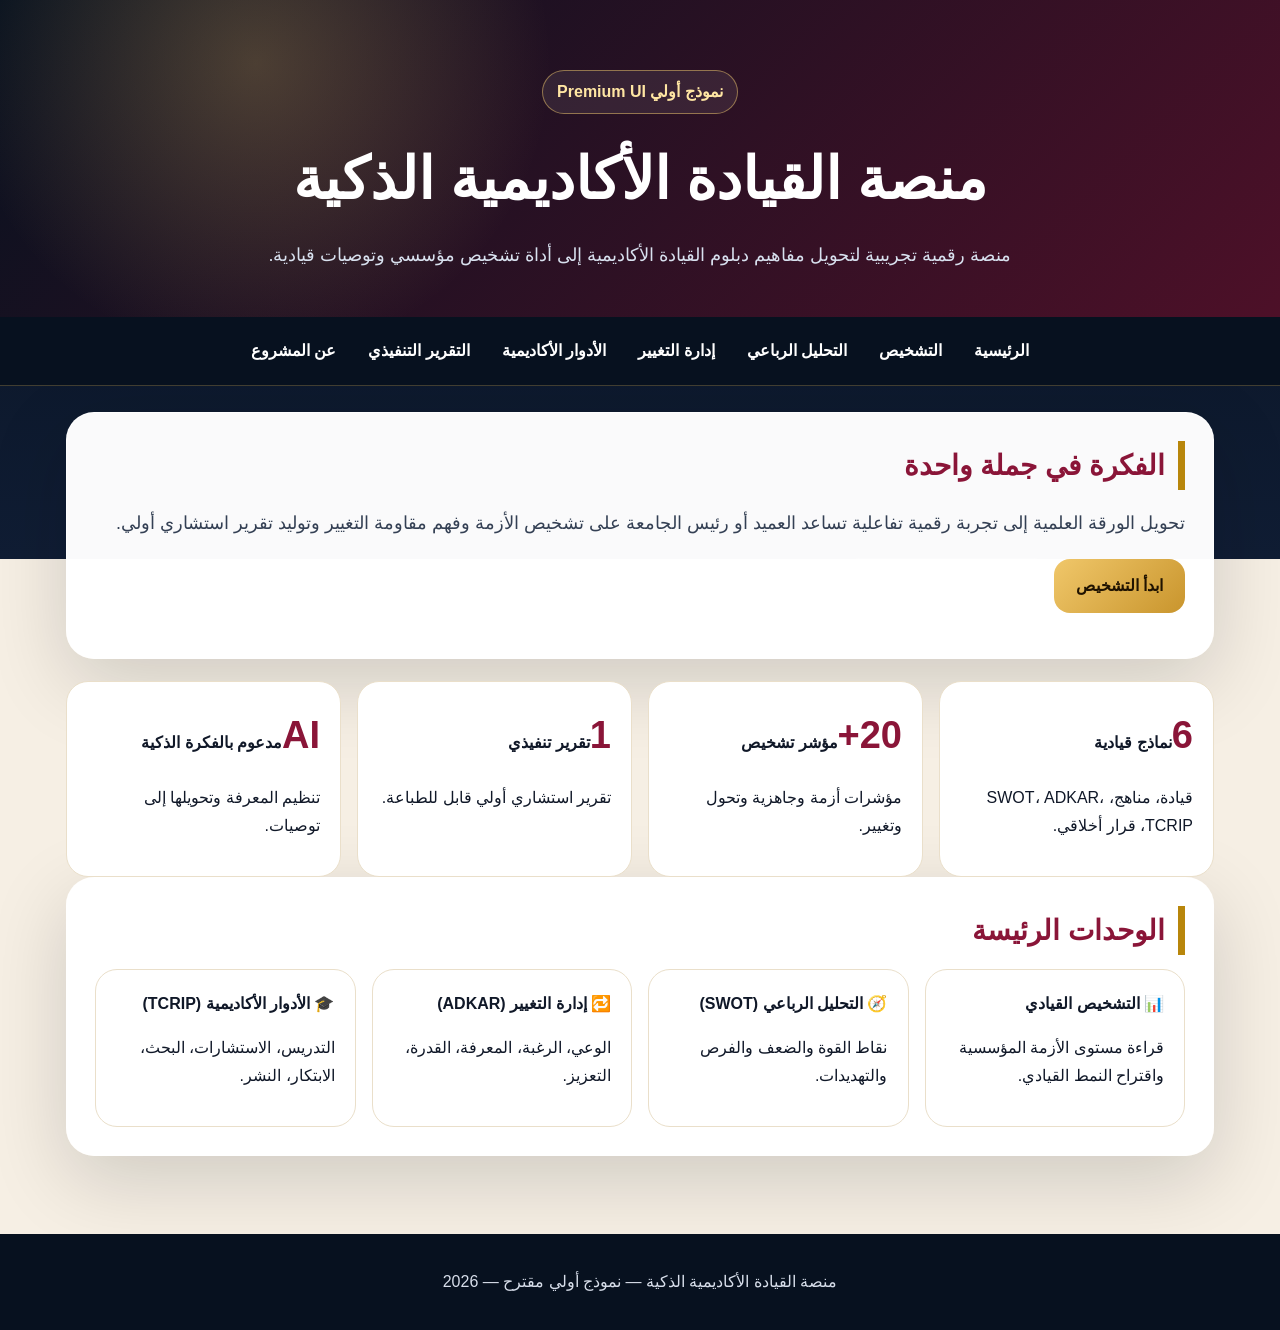
<file: index.html>
<!doctype html><html lang="ar" dir="rtl"><head><meta charset="utf-8"><meta name="viewport" content="width=device-width,initial-scale=1"><title>منصة القيادة الأكاديمية الذكية</title><link rel="stylesheet" href="style.css"></head><body><header class="hero"><span class="eyebrow">نموذج أولي Premium UI</span><h1>منصة القيادة الأكاديمية الذكية</h1><p>منصة رقمية تجريبية لتحويل مفاهيم دبلوم القيادة الأكاديمية إلى أداة تشخيص مؤسسي وتوصيات قيادية.</p></header><nav class="topnav"><a href="index.html">الرئيسية</a><a href="diagnosis.html">التشخيص</a><a href="swot.html">التحليل الرباعي</a><a href="adkar.html">إدارة التغيير</a><a href="tcrip.html">الأدوار الأكاديمية</a><a href="report.html">التقرير التنفيذي</a><a href="about.html">عن المشروع</a></nav><main><section class="glass"><h2>الفكرة في جملة واحدة</h2><p class="lead">تحويل الورقة العلمية إلى تجربة رقمية تفاعلية تساعد العميد أو رئيس الجامعة على تشخيص الأزمة وفهم مقاومة التغيير وتوليد تقرير استشاري أولي.</p><p><a class="btn btn-primary" href="diagnosis.html">ابدأ التشخيص</a> <a class="btn btn-dark" href="report.html">مشاهدة التقرير التنفيذي</a></p></section><section class="grid"><div class="metric"><span class="num">6</span><b>نماذج قيادية</b><p>قيادة، مناهج، SWOT، ADKAR، TCRIP، قرار أخلاقي.</p></div><div class="metric"><span class="num">20+</span><b>مؤشر تشخيص</b><p>مؤشرات أزمة وجاهزية وتحول وتغيير.</p></div><div class="metric"><span class="num">1</span><b>تقرير تنفيذي</b><p>تقرير استشاري أولي قابل للطباعة.</p></div><div class="metric"><span class="num">AI</span><b>مدعوم بالفكرة الذكية</b><p>تنظيم المعرفة وتحويلها إلى توصيات.</p></div></section><section class="glass"><h2>الوحدات الرئيسة</h2><div class="grid"><div class="module"><b>📊 التشخيص القيادي</b><p>قراءة مستوى الأزمة المؤسسية واقتراح النمط القيادي.</p></div><div class="module"><b>🧭 التحليل الرباعي (SWOT)</b><p>نقاط القوة والضعف والفرص والتهديدات.</p></div><div class="module"><b>🔁 إدارة التغيير (ADKAR)</b><p>الوعي، الرغبة، المعرفة، القدرة، التعزيز.</p></div><div class="module"><b>🎓 الأدوار الأكاديمية (TCRIP)</b><p>التدريس، الاستشارات، البحث، الابتكار، النشر.</p></div></div></section></main><footer>منصة القيادة الأكاديمية الذكية — نموذج أولي مقترح — 2026</footer><script src="script.js"></script></body></html>
</file>
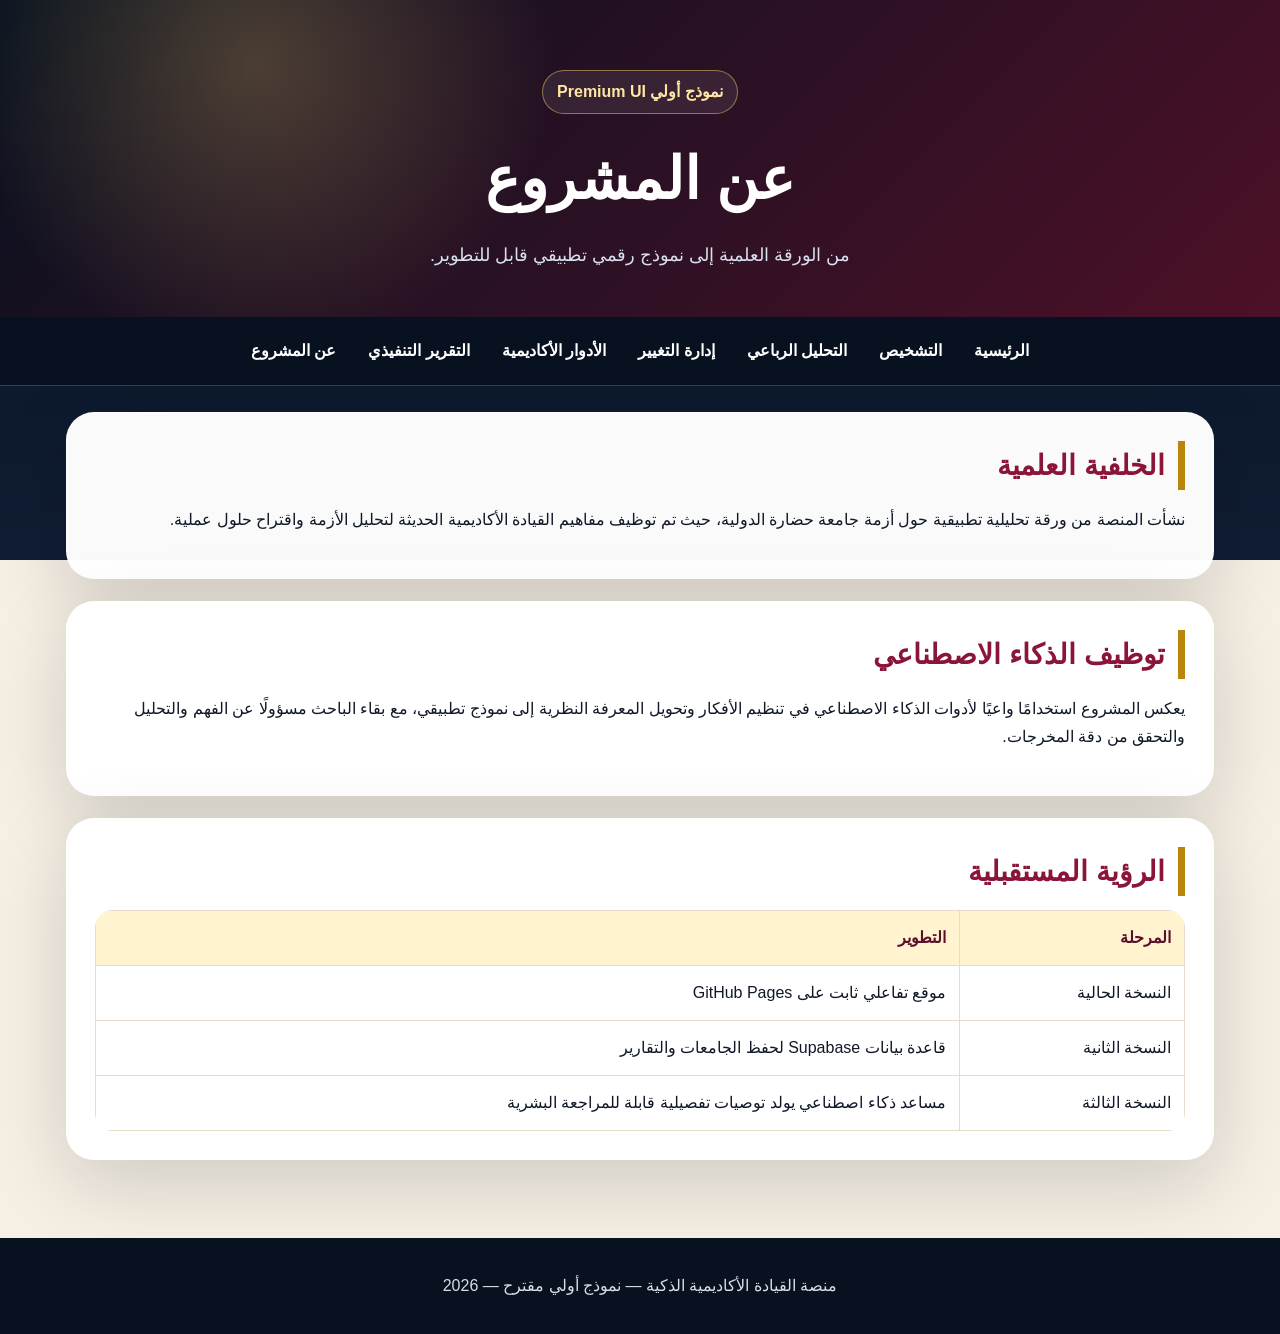
<file: about.html>
<!doctype html><html lang="ar" dir="rtl"><head><meta charset="utf-8"><meta name="viewport" content="width=device-width,initial-scale=1"><title>عن المشروع</title><link rel="stylesheet" href="style.css"></head><body><header class="hero"><span class="eyebrow">نموذج أولي Premium UI</span><h1>عن المشروع</h1><p>من الورقة العلمية إلى نموذج رقمي تطبيقي قابل للتطوير.</p></header><nav class="topnav"><a href="index.html">الرئيسية</a><a href="diagnosis.html">التشخيص</a><a href="swot.html">التحليل الرباعي</a><a href="adkar.html">إدارة التغيير</a><a href="tcrip.html">الأدوار الأكاديمية</a><a href="report.html">التقرير التنفيذي</a><a href="about.html">عن المشروع</a></nav><main><section class="glass"><h2>الخلفية العلمية</h2><p>نشأت المنصة من ورقة تحليلية تطبيقية حول أزمة جامعة حضارة الدولية، حيث تم توظيف مفاهيم القيادة الأكاديمية الحديثة لتحليل الأزمة واقتراح حلول عملية.</p></section><section class="glass"><h2>توظيف الذكاء الاصطناعي</h2><p>يعكس المشروع استخدامًا واعيًا لأدوات الذكاء الاصطناعي في تنظيم الأفكار وتحويل المعرفة النظرية إلى نموذج تطبيقي، مع بقاء الباحث مسؤولًا عن الفهم والتحليل والتحقق من دقة المخرجات.</p></section><section class="glass"><h2>الرؤية المستقبلية</h2><table><tr><th>المرحلة</th><th>التطوير</th></tr><tr><td>النسخة الحالية</td><td>موقع تفاعلي ثابت على GitHub Pages</td></tr><tr><td>النسخة الثانية</td><td>قاعدة بيانات Supabase لحفظ الجامعات والتقارير</td></tr><tr><td>النسخة الثالثة</td><td>مساعد ذكاء اصطناعي يولد توصيات تفصيلية قابلة للمراجعة البشرية</td></tr></table></section></main><footer>منصة القيادة الأكاديمية الذكية — نموذج أولي مقترح — 2026</footer><script src="script.js"></script></body></html>
</file>
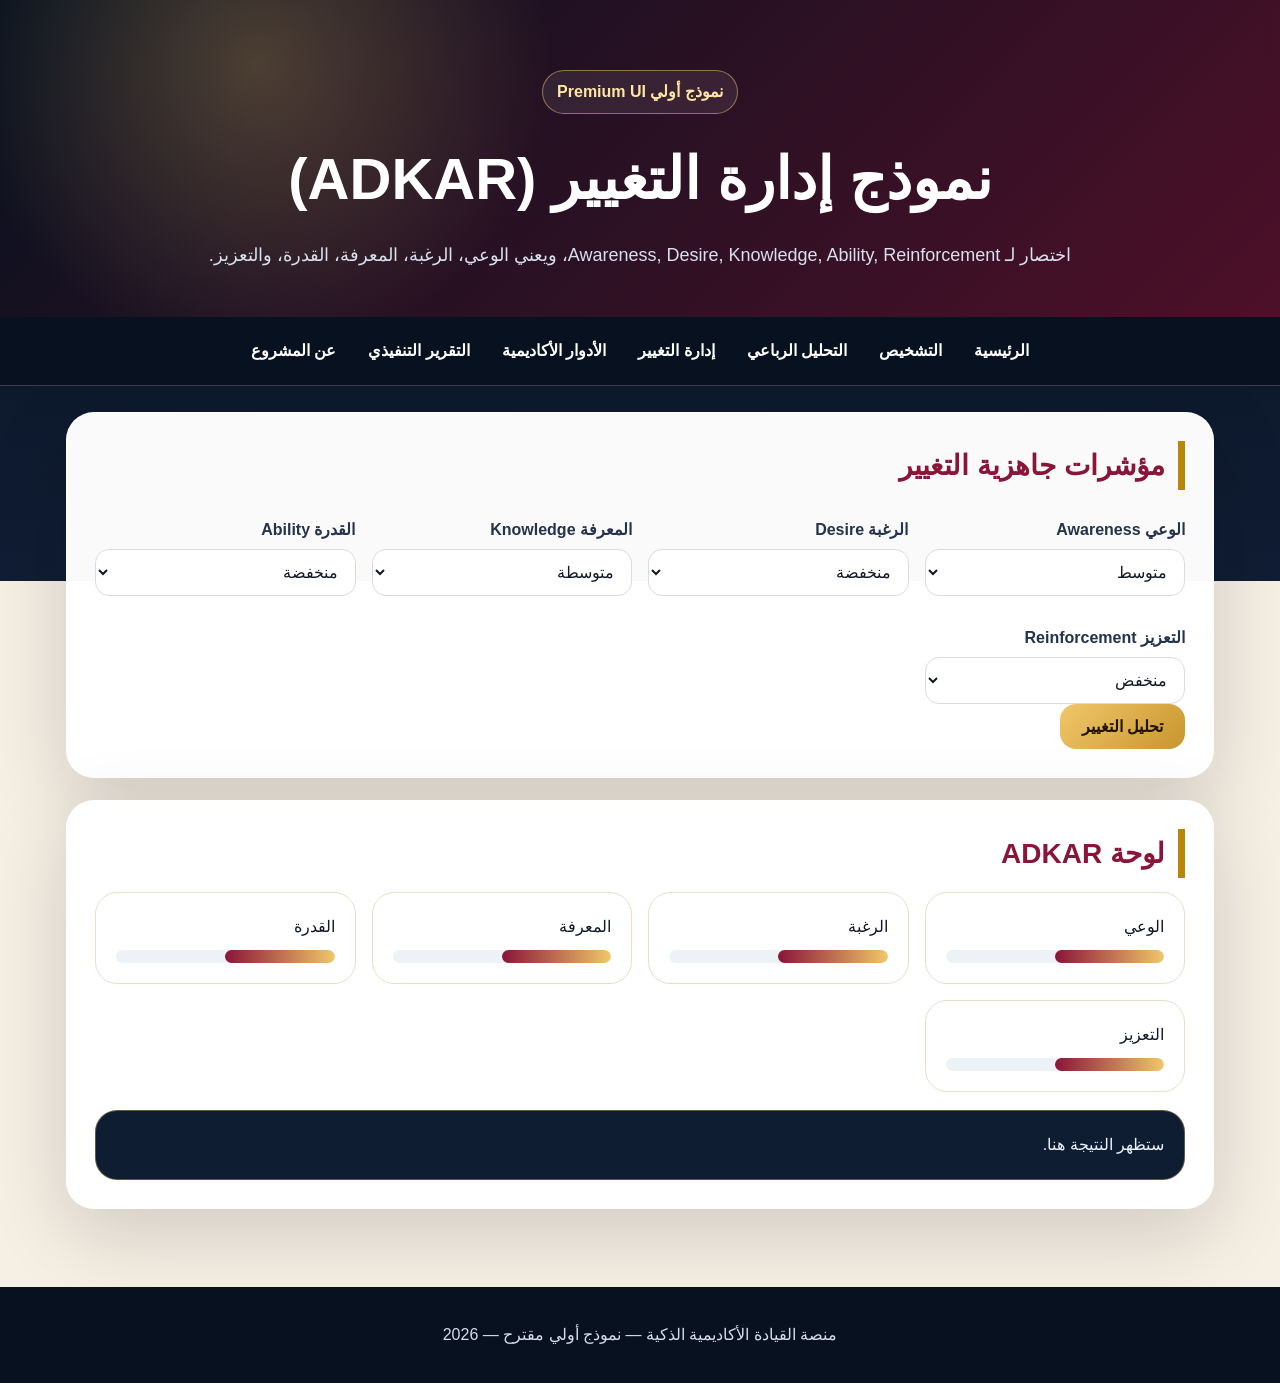
<file: adkar.html>
<!doctype html><html lang="ar" dir="rtl"><head><meta charset="utf-8"><meta name="viewport" content="width=device-width,initial-scale=1"><title>نموذج إدارة التغيير (ADKAR)</title><link rel="stylesheet" href="style.css"></head><body><header class="hero"><span class="eyebrow">نموذج أولي Premium UI</span><h1>نموذج إدارة التغيير (ADKAR)</h1><p>اختصار لـ Awareness, Desire, Knowledge, Ability, Reinforcement، ويعني الوعي، الرغبة، المعرفة، القدرة، والتعزيز.</p></header><nav class="topnav"><a href="index.html">الرئيسية</a><a href="diagnosis.html">التشخيص</a><a href="swot.html">التحليل الرباعي</a><a href="adkar.html">إدارة التغيير</a><a href="tcrip.html">الأدوار الأكاديمية</a><a href="report.html">التقرير التنفيذي</a><a href="about.html">عن المشروع</a></nav><main><section class="glass"><h2>مؤشرات جاهزية التغيير</h2><div class="grid"><div><label>الوعي Awareness</label><select id="awareness"><option value="3">منخفض</option><option value="6" selected>متوسط</option><option value="9">مرتفع</option></select></div><div><label>الرغبة Desire</label><select id="desire"><option value="3" selected>منخفضة</option><option value="6">متوسطة</option><option value="9">مرتفعة</option></select></div><div><label>المعرفة Knowledge</label><select id="knowledge"><option value="3">منخفضة</option><option value="6" selected>متوسطة</option><option value="9">مرتفعة</option></select></div><div><label>القدرة Ability</label><select id="ability"><option value="3" selected>منخفضة</option><option value="6">متوسطة</option><option value="9">مرتفعة</option></select></div><div><label>التعزيز Reinforcement</label><select id="reinforcement"><option value="3" selected>منخفض</option><option value="6">متوسط</option><option value="9">مرتفع</option></select></div></div><button class="btn btn-primary" onclick="analyzeADKAR()">تحليل التغيير</button></section><section class="glass"><h2>لوحة ADKAR</h2><div class="grid"><div class="gauge">الوعي<div class="bar"><span id="aBar"></span></div></div><div class="gauge">الرغبة<div class="bar"><span id="dBar"></span></div></div><div class="gauge">المعرفة<div class="bar"><span id="kBar"></span></div></div><div class="gauge">القدرة<div class="bar"><span id="abBar"></span></div></div><div class="gauge">التعزيز<div class="bar"><span id="rBar"></span></div></div></div><div id="adkarResult" class="result">ستظهر النتيجة هنا.</div></section></main><footer>منصة القيادة الأكاديمية الذكية — نموذج أولي مقترح — 2026</footer><script src="script.js"></script></body></html>
</file>
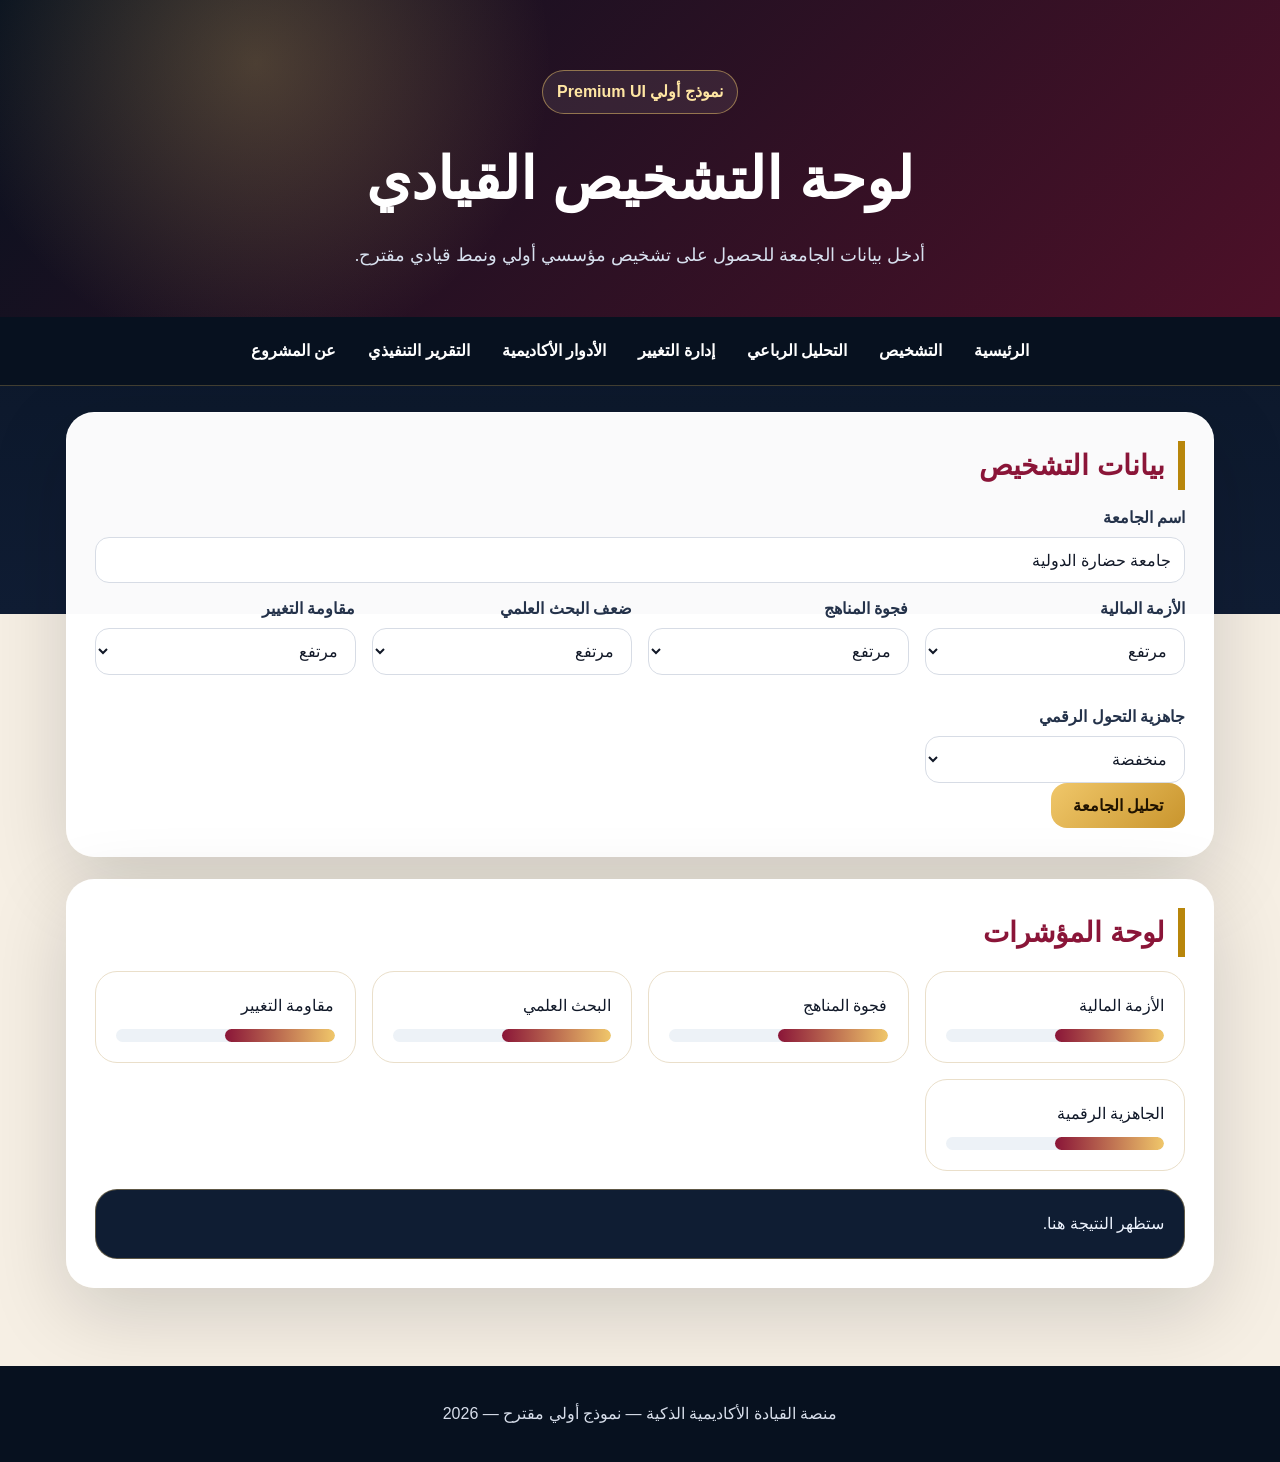
<file: diagnosis.html>
<!doctype html><html lang="ar" dir="rtl"><head><meta charset="utf-8"><meta name="viewport" content="width=device-width,initial-scale=1"><title>لوحة التشخيص القيادي</title><link rel="stylesheet" href="style.css"></head><body><header class="hero"><span class="eyebrow">نموذج أولي Premium UI</span><h1>لوحة التشخيص القيادي</h1><p>أدخل بيانات الجامعة للحصول على تشخيص مؤسسي أولي ونمط قيادي مقترح.</p></header><nav class="topnav"><a href="index.html">الرئيسية</a><a href="diagnosis.html">التشخيص</a><a href="swot.html">التحليل الرباعي</a><a href="adkar.html">إدارة التغيير</a><a href="tcrip.html">الأدوار الأكاديمية</a><a href="report.html">التقرير التنفيذي</a><a href="about.html">عن المشروع</a></nav><main><section class="glass"><h2>بيانات التشخيص</h2><label>اسم الجامعة</label><input id="uni" value="جامعة حضارة الدولية"><div class="grid"><div><label>الأزمة المالية</label><select id="finance"><option value="2">منخفض</option><option value="5">متوسط</option><option value="8" selected>مرتفع</option></select></div><div><label>فجوة المناهج</label><select id="curriculum"><option value="2">منخفض</option><option value="5">متوسط</option><option value="8" selected>مرتفع</option></select></div><div><label>ضعف البحث العلمي</label><select id="research"><option value="2">منخفض</option><option value="5">متوسط</option><option value="8" selected>مرتفع</option></select></div><div><label>مقاومة التغيير</label><select id="resistance"><option value="2">منخفض</option><option value="5">متوسط</option><option value="8" selected>مرتفع</option></select></div><div><label>جاهزية التحول الرقمي</label><select id="digital"><option value="2" selected>منخفضة</option><option value="5">متوسطة</option><option value="8">مرتفعة</option></select></div></div><button class="btn btn-primary" onclick="analyzeDiagnosis()">تحليل الجامعة</button></section><section class="glass"><h2>لوحة المؤشرات</h2><div class="grid"><div class="gauge">الأزمة المالية<div class="bar"><span id="financeBar"></span></div></div><div class="gauge">فجوة المناهج<div class="bar"><span id="curriculumBar"></span></div></div><div class="gauge">البحث العلمي<div class="bar"><span id="researchBar"></span></div></div><div class="gauge">مقاومة التغيير<div class="bar"><span id="resistanceBar"></span></div></div><div class="gauge">الجاهزية الرقمية<div class="bar"><span id="digitalBar"></span></div></div></div><div id="diagnosisResult" class="result">ستظهر النتيجة هنا.</div></section></main><footer>منصة القيادة الأكاديمية الذكية — نموذج أولي مقترح — 2026</footer><script src="script.js"></script></body></html>
</file>
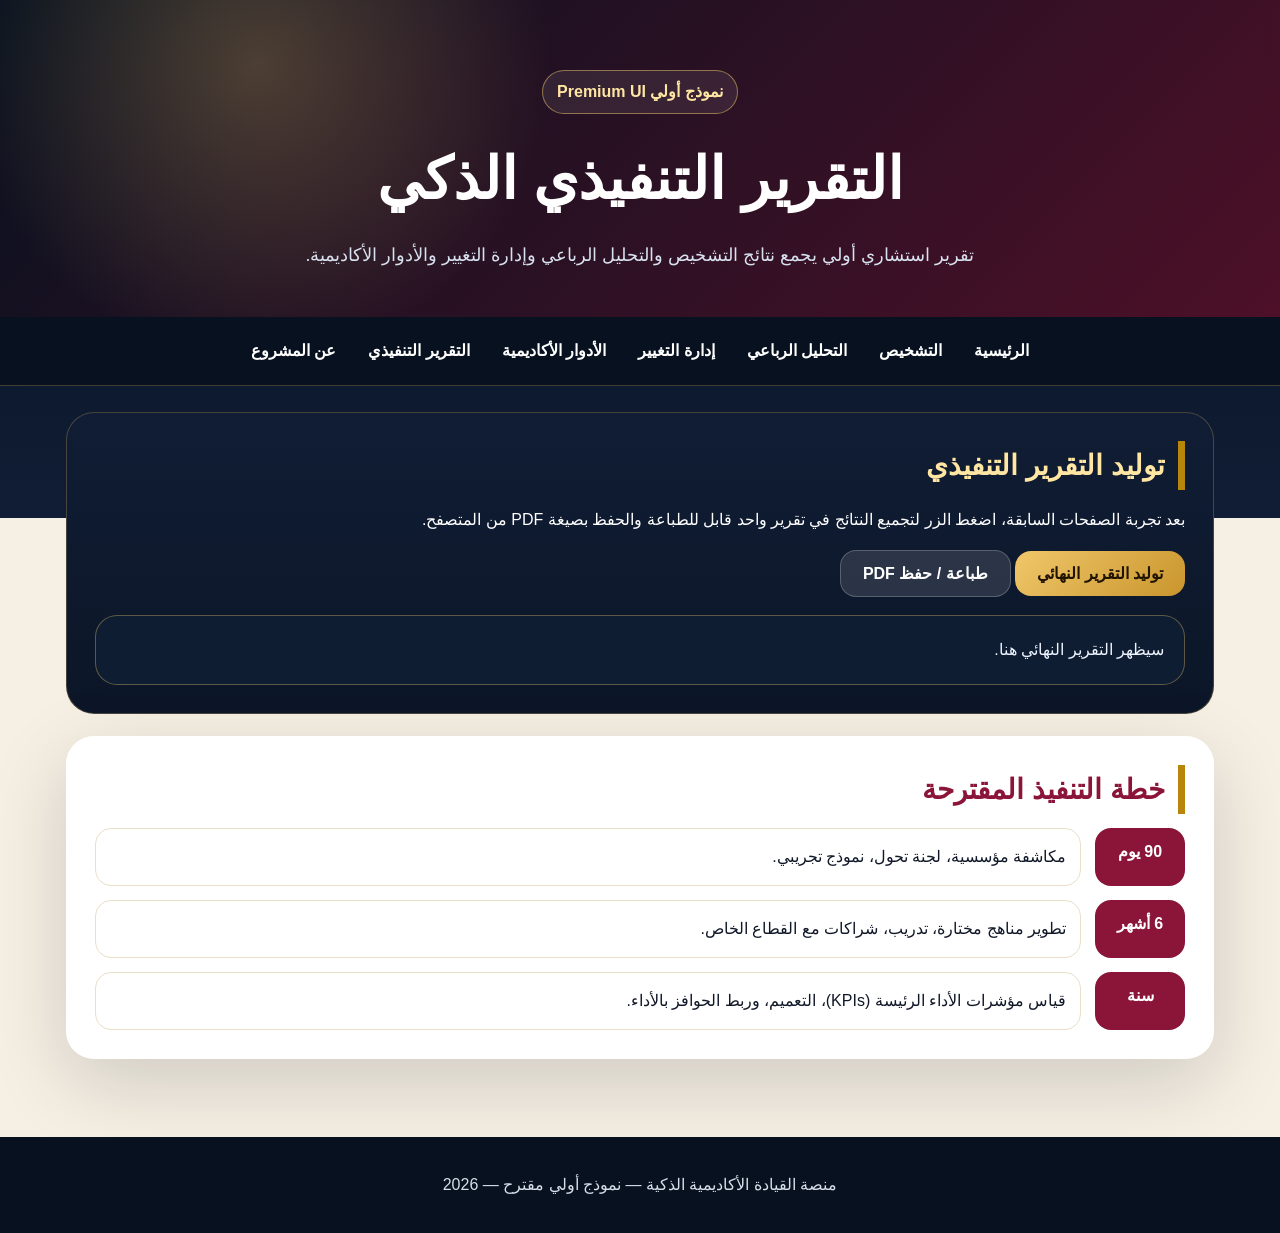
<file: report.html>
<!doctype html><html lang="ar" dir="rtl"><head><meta charset="utf-8"><meta name="viewport" content="width=device-width,initial-scale=1"><title>التقرير التنفيذي الذكي</title><link rel="stylesheet" href="style.css"></head><body><header class="hero"><span class="eyebrow">نموذج أولي Premium UI</span><h1>التقرير التنفيذي الذكي</h1><p>تقرير استشاري أولي يجمع نتائج التشخيص والتحليل الرباعي وإدارة التغيير والأدوار الأكاديمية.</p></header><nav class="topnav"><a href="index.html">الرئيسية</a><a href="diagnosis.html">التشخيص</a><a href="swot.html">التحليل الرباعي</a><a href="adkar.html">إدارة التغيير</a><a href="tcrip.html">الأدوار الأكاديمية</a><a href="report.html">التقرير التنفيذي</a><a href="about.html">عن المشروع</a></nav><main><section class="dark-card"><h2>توليد التقرير التنفيذي</h2><p>بعد تجربة الصفحات السابقة، اضغط الزر لتجميع النتائج في تقرير واحد قابل للطباعة والحفظ بصيغة PDF من المتصفح.</p><button class="btn btn-primary" onclick="buildFinalReport()">توليد التقرير النهائي</button> <button class="btn btn-dark" onclick="window.print()">طباعة / حفظ PDF</button><div id="finalReport" class="result">سيظهر التقرير النهائي هنا.</div></section><section class="glass"><h2>خطة التنفيذ المقترحة</h2><div class="timeline"><div class="step"><div class="date">90 يوم</div><div class="body">مكاشفة مؤسسية، لجنة تحول، نموذج تجريبي.</div></div><div class="step"><div class="date">6 أشهر</div><div class="body">تطوير مناهج مختارة، تدريب، شراكات مع القطاع الخاص.</div></div><div class="step"><div class="date">سنة</div><div class="body">قياس مؤشرات الأداء الرئيسة (KPIs)، التعميم، وربط الحوافز بالأداء.</div></div></div></section></main><footer>منصة القيادة الأكاديمية الذكية — نموذج أولي مقترح — 2026</footer><script src="script.js"></script></body></html>
</file>
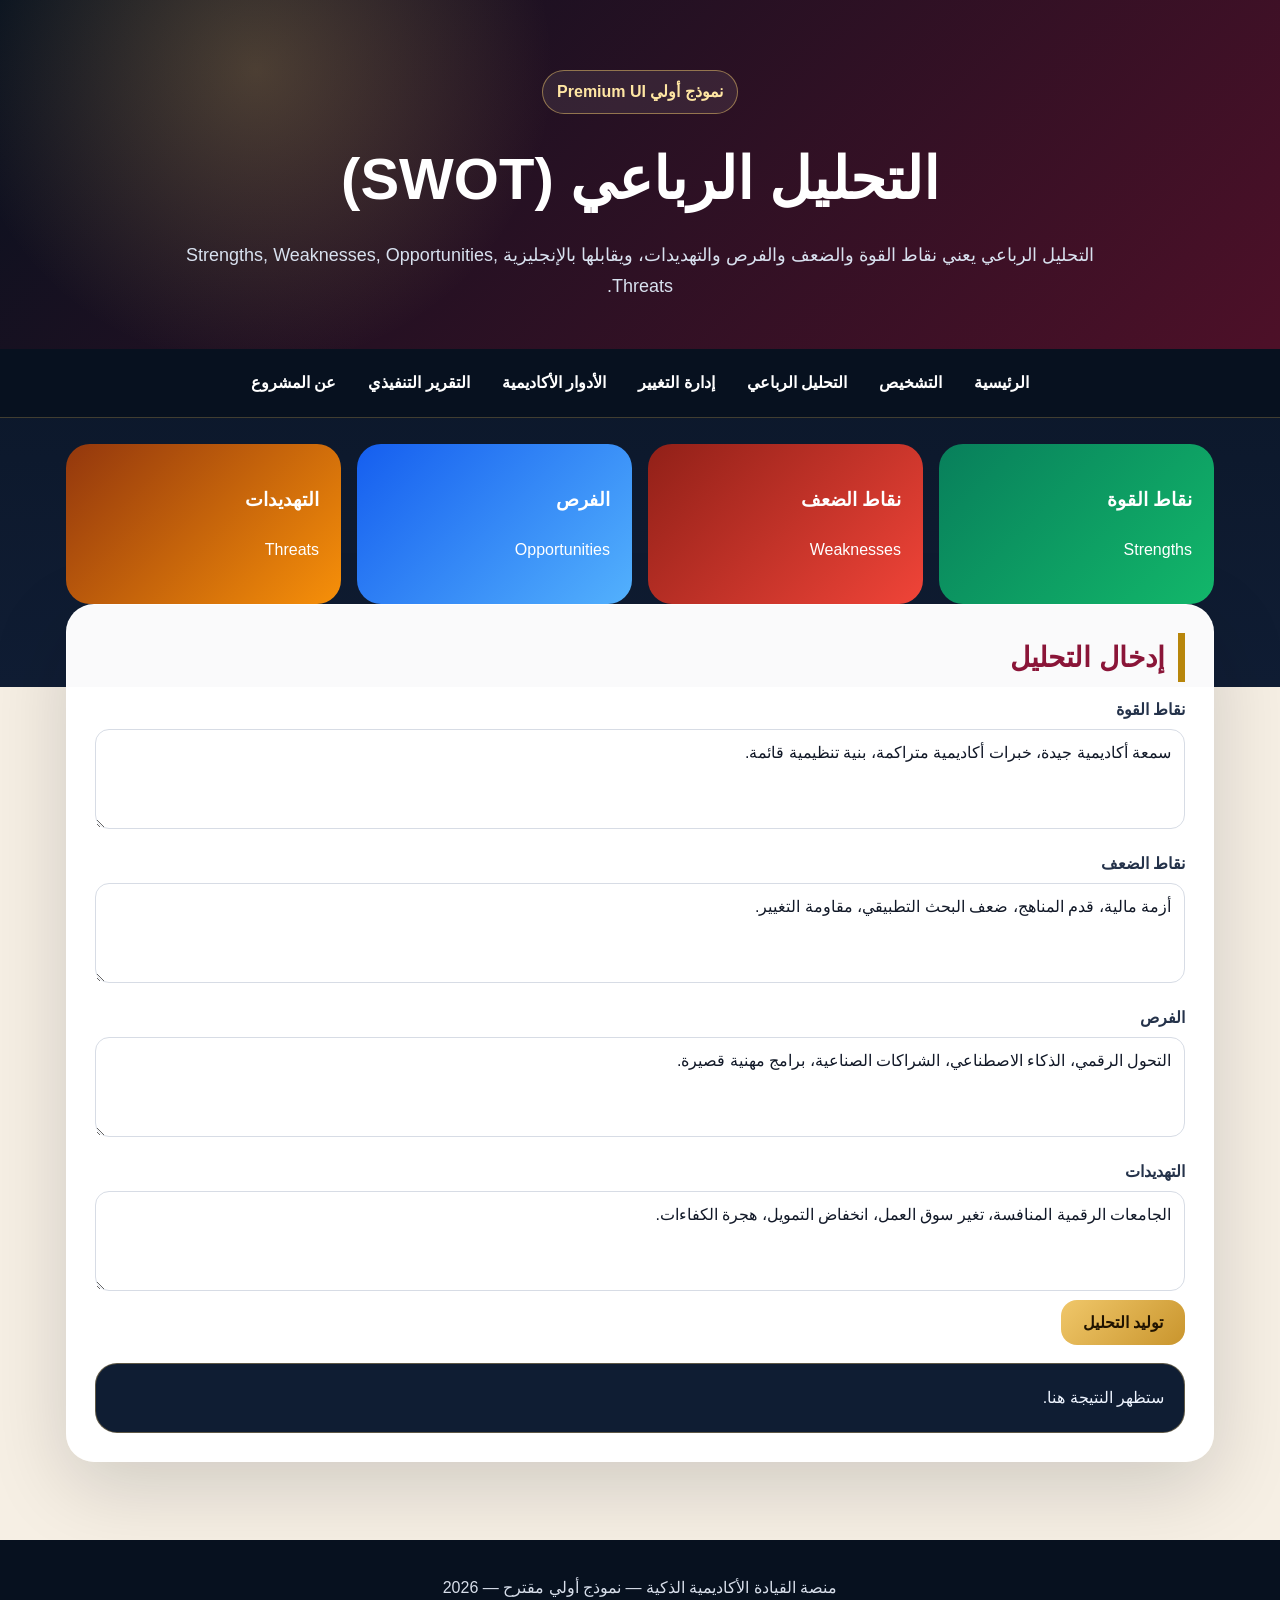
<file: swot.html>
<!doctype html><html lang="ar" dir="rtl"><head><meta charset="utf-8"><meta name="viewport" content="width=device-width,initial-scale=1"><title>التحليل الرباعي (SWOT)</title><link rel="stylesheet" href="style.css"></head><body><header class="hero"><span class="eyebrow">نموذج أولي Premium UI</span><h1>التحليل الرباعي (SWOT)</h1><p>التحليل الرباعي يعني نقاط القوة والضعف والفرص والتهديدات، ويقابلها بالإنجليزية Strengths, Weaknesses, Opportunities, Threats.</p></header><nav class="topnav"><a href="index.html">الرئيسية</a><a href="diagnosis.html">التشخيص</a><a href="swot.html">التحليل الرباعي</a><a href="adkar.html">إدارة التغيير</a><a href="tcrip.html">الأدوار الأكاديمية</a><a href="report.html">التقرير التنفيذي</a><a href="about.html">عن المشروع</a></nav><main><section class="swot-grid"><div class="swot-box s"><h3>نقاط القوة</h3><p>Strengths</p></div><div class="swot-box w"><h3>نقاط الضعف</h3><p>Weaknesses</p></div><div class="swot-box o"><h3>الفرص</h3><p>Opportunities</p></div><div class="swot-box t"><h3>التهديدات</h3><p>Threats</p></div></section><section class="glass"><h2>إدخال التحليل</h2><label>نقاط القوة</label><textarea id="strengths">سمعة أكاديمية جيدة، خبرات أكاديمية متراكمة، بنية تنظيمية قائمة.</textarea><label>نقاط الضعف</label><textarea id="weaknesses">أزمة مالية، قدم المناهج، ضعف البحث التطبيقي، مقاومة التغيير.</textarea><label>الفرص</label><textarea id="opportunities">التحول الرقمي، الذكاء الاصطناعي، الشراكات الصناعية، برامج مهنية قصيرة.</textarea><label>التهديدات</label><textarea id="threats">الجامعات الرقمية المنافسة، تغير سوق العمل، انخفاض التمويل، هجرة الكفاءات.</textarea><button class="btn btn-primary" onclick="buildSWOT()">توليد التحليل</button><div id="swotResult" class="result">ستظهر النتيجة هنا.</div></section></main><footer>منصة القيادة الأكاديمية الذكية — نموذج أولي مقترح — 2026</footer><script src="script.js"></script></body></html>
</file>
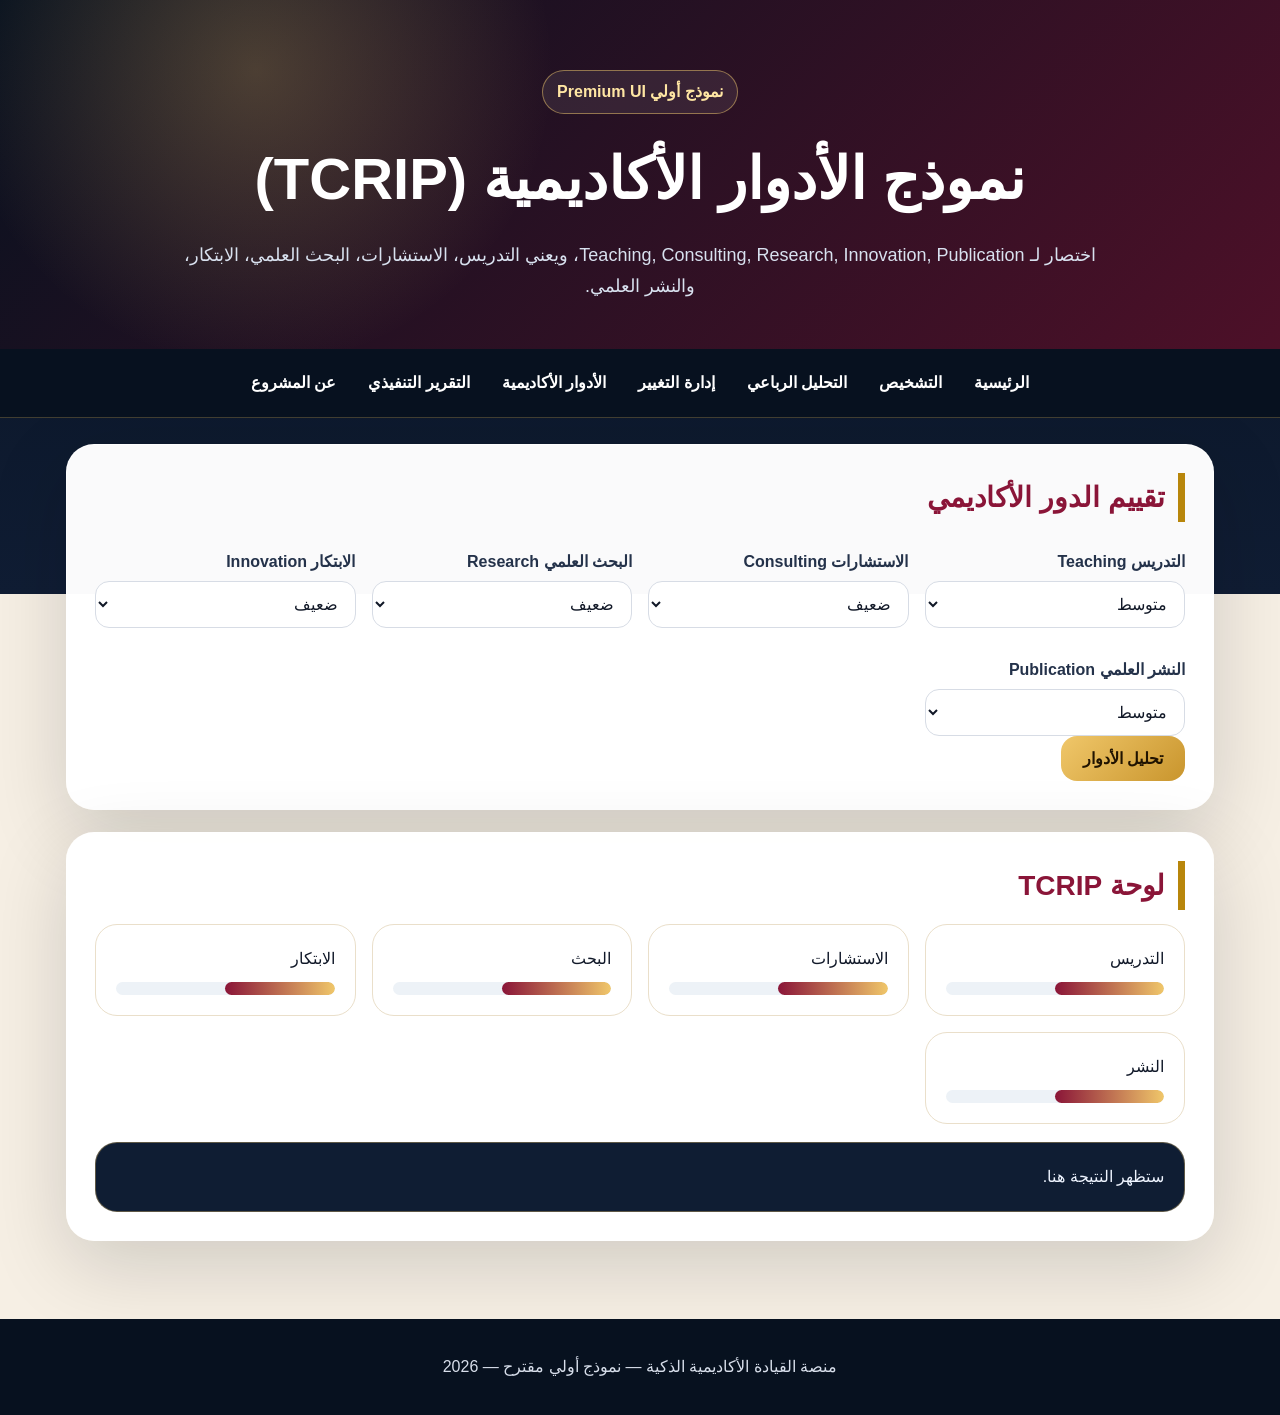
<file: tcrip.html>
<!doctype html><html lang="ar" dir="rtl"><head><meta charset="utf-8"><meta name="viewport" content="width=device-width,initial-scale=1"><title>نموذج الأدوار الأكاديمية (TCRIP)</title><link rel="stylesheet" href="style.css"></head><body><header class="hero"><span class="eyebrow">نموذج أولي Premium UI</span><h1>نموذج الأدوار الأكاديمية (TCRIP)</h1><p>اختصار لـ Teaching, Consulting, Research, Innovation, Publication، ويعني التدريس، الاستشارات، البحث العلمي، الابتكار، والنشر العلمي.</p></header><nav class="topnav"><a href="index.html">الرئيسية</a><a href="diagnosis.html">التشخيص</a><a href="swot.html">التحليل الرباعي</a><a href="adkar.html">إدارة التغيير</a><a href="tcrip.html">الأدوار الأكاديمية</a><a href="report.html">التقرير التنفيذي</a><a href="about.html">عن المشروع</a></nav><main><section class="glass"><h2>تقييم الدور الأكاديمي</h2><div class="grid"><div><label>التدريس Teaching</label><select id="teaching"><option value="3">ضعيف</option><option value="6" selected>متوسط</option><option value="9">قوي</option></select></div><div><label>الاستشارات Consulting</label><select id="consulting"><option value="3" selected>ضعيف</option><option value="6">متوسط</option><option value="9">قوي</option></select></div><div><label>البحث العلمي Research</label><select id="research"><option value="3" selected>ضعيف</option><option value="6">متوسط</option><option value="9">قوي</option></select></div><div><label>الابتكار Innovation</label><select id="innovation"><option value="3" selected>ضعيف</option><option value="6">متوسط</option><option value="9">قوي</option></select></div><div><label>النشر العلمي Publication</label><select id="publication"><option value="3">ضعيف</option><option value="6" selected>متوسط</option><option value="9">قوي</option></select></div></div><button class="btn btn-primary" onclick="analyzeTCRIP()">تحليل الأدوار</button></section><section class="glass"><h2>لوحة TCRIP</h2><div class="grid"><div class="gauge">التدريس<div class="bar"><span id="tBar"></span></div></div><div class="gauge">الاستشارات<div class="bar"><span id="cBar"></span></div></div><div class="gauge">البحث<div class="bar"><span id="r2Bar"></span></div></div><div class="gauge">الابتكار<div class="bar"><span id="iBar"></span></div></div><div class="gauge">النشر<div class="bar"><span id="pBar"></span></div></div></div><div id="tcripResult" class="result">ستظهر النتيجة هنا.</div></section></main><footer>منصة القيادة الأكاديمية الذكية — نموذج أولي مقترح — 2026</footer><script src="script.js"></script></body></html>
</file>
<file: style.css>
:root{--brand:#8a1538;--dark:#07111f;--gold:#f0c76a;--line:#e5dccb;--ink:#101828}
*{box-sizing:border-box}body{margin:0;font-family:Tahoma,Arial,sans-serif;background:linear-gradient(180deg,#07111f,#101d34 42%,#f6efe4 42%);color:#fff;line-height:1.75}
.hero{background:radial-gradient(circle at 20% 20%,rgba(240,199,106,.25),transparent 28%),linear-gradient(135deg,#07111f,#4d1028);text-align:center;padding:70px 18px 46px}.hero h1{margin:14px 0 10px;font-size:clamp(30px,5vw,58px);font-weight:900}.hero p{max-width:920px;margin:auto;color:#d8e1ef;font-size:18px}.eyebrow{display:inline-block;padding:7px 14px;border:1px solid rgba(240,199,106,.5);border-radius:999px;color:#ffe6a3;background:rgba(255,255,255,.08);font-weight:900}
.topnav{position:sticky;top:0;z-index:10;background:rgba(7,17,31,.9);backdrop-filter:blur(12px);display:flex;gap:8px;justify-content:center;flex-wrap:wrap;padding:12px;border-bottom:1px solid rgba(240,199,106,.25)}.topnav a{color:#fff;text-decoration:none;font-weight:800;padding:8px 12px;border-radius:999px}.topnav a:hover{background:rgba(240,199,106,.16);color:#ffe6a3}
main{max-width:1180px;margin:auto;padding:26px 16px;color:var(--ink)}.glass{background:rgba(255,255,255,.98);border:1px solid rgba(255,255,255,.9);border-radius:28px;padding:28px;box-shadow:0 24px 80px rgba(5,10,20,.16);margin-bottom:22px}.dark-card{background:linear-gradient(180deg,#101d34,#0c1628);border:1px solid rgba(240,199,106,.25);color:#fff;border-radius:28px;padding:28px;margin-bottom:22px}
h2{font-size:28px;color:var(--brand);border-right:7px solid #b8860b;padding-right:13px;margin:0 0 14px}.dark-card h2{color:#ffe6a3}.lead{font-size:18px;color:#344054}.grid{display:grid;grid-template-columns:repeat(auto-fit,minmax(240px,1fr));gap:16px}.metric,.module,.gauge{background:#fff;border:1px solid #eadfca;border-radius:22px;padding:20px}.metric .num{font-size:38px;font-weight:900;color:var(--brand)}.module{transition:.25s}.module:hover{transform:translateY(-4px);box-shadow:0 18px 40px rgba(16,24,40,.12)}
label{display:block;font-weight:900;margin:12px 0 5px;color:#24324a}input,select,textarea{width:100%;padding:13px;border:1px solid #d7dce5;border-radius:14px;font-size:16px;font-family:inherit;background:#fff;color:#111827}textarea{min-height:100px}.btn,button{display:inline-block;border:0;border-radius:16px;padding:13px 22px;font-weight:900;font-size:16px;cursor:pointer;text-decoration:none;font-family:inherit}.btn-primary{background:linear-gradient(135deg,var(--gold),#c9952d);color:#201300}.btn-dark{background:rgba(255,255,255,.12);color:#fff;border:1px solid rgba(255,255,255,.22)}
.result{background:#0f1d33;color:#eef4ff;border:1px solid rgba(240,199,106,.35);border-radius:22px;padding:20px;margin-top:18px;white-space:pre-wrap}.badge{display:inline-block;background:#fff3d0;color:#5b1029;border-radius:999px;padding:6px 11px;font-size:13px;font-weight:900;margin:4px}.bar{height:13px;border-radius:999px;background:#edf2f7;overflow:hidden;margin-top:9px}.bar span{display:block;height:100%;border-radius:999px;background:linear-gradient(90deg,var(--brand),var(--gold));width:50%}
.swot-grid{display:grid;grid-template-columns:repeat(auto-fit,minmax(245px,1fr));gap:16px}.swot-box{border-radius:24px;padding:22px;color:#fff;min-height:160px}.s{background:linear-gradient(135deg,#087f5b,#12b76a)}.w{background:linear-gradient(135deg,#912018,#f04438)}.o{background:linear-gradient(135deg,#155eef,#53b1fd)}.t{background:linear-gradient(135deg,#93370d,#f79009)}
table{width:100%;border-collapse:collapse;background:#fff;border-radius:18px;overflow:hidden}th,td{border:1px solid #e6dcc8;padding:13px;text-align:right;vertical-align:top}th{background:#fff3d0;color:#5b1029}.timeline{display:grid;gap:14px}.step{display:grid;grid-template-columns:90px 1fr;gap:14px}.date{background:#8a1538;color:#fff;border-radius:16px;padding:10px;text-align:center;font-weight:900}.body{background:#fff;border:1px solid #eadfca;border-radius:16px;padding:14px}footer{text-align:center;color:#d7deea;background:#07111f;padding:34px 16px;margin-top:30px}
@media(max-width:640px){.step{grid-template-columns:1fr}.glass,.dark-card{padding:20px}}@media print{.topnav,.hero,button{display:none}.glass,.dark-card{box-shadow:none}body{background:#fff;color:#000}}
</file>
